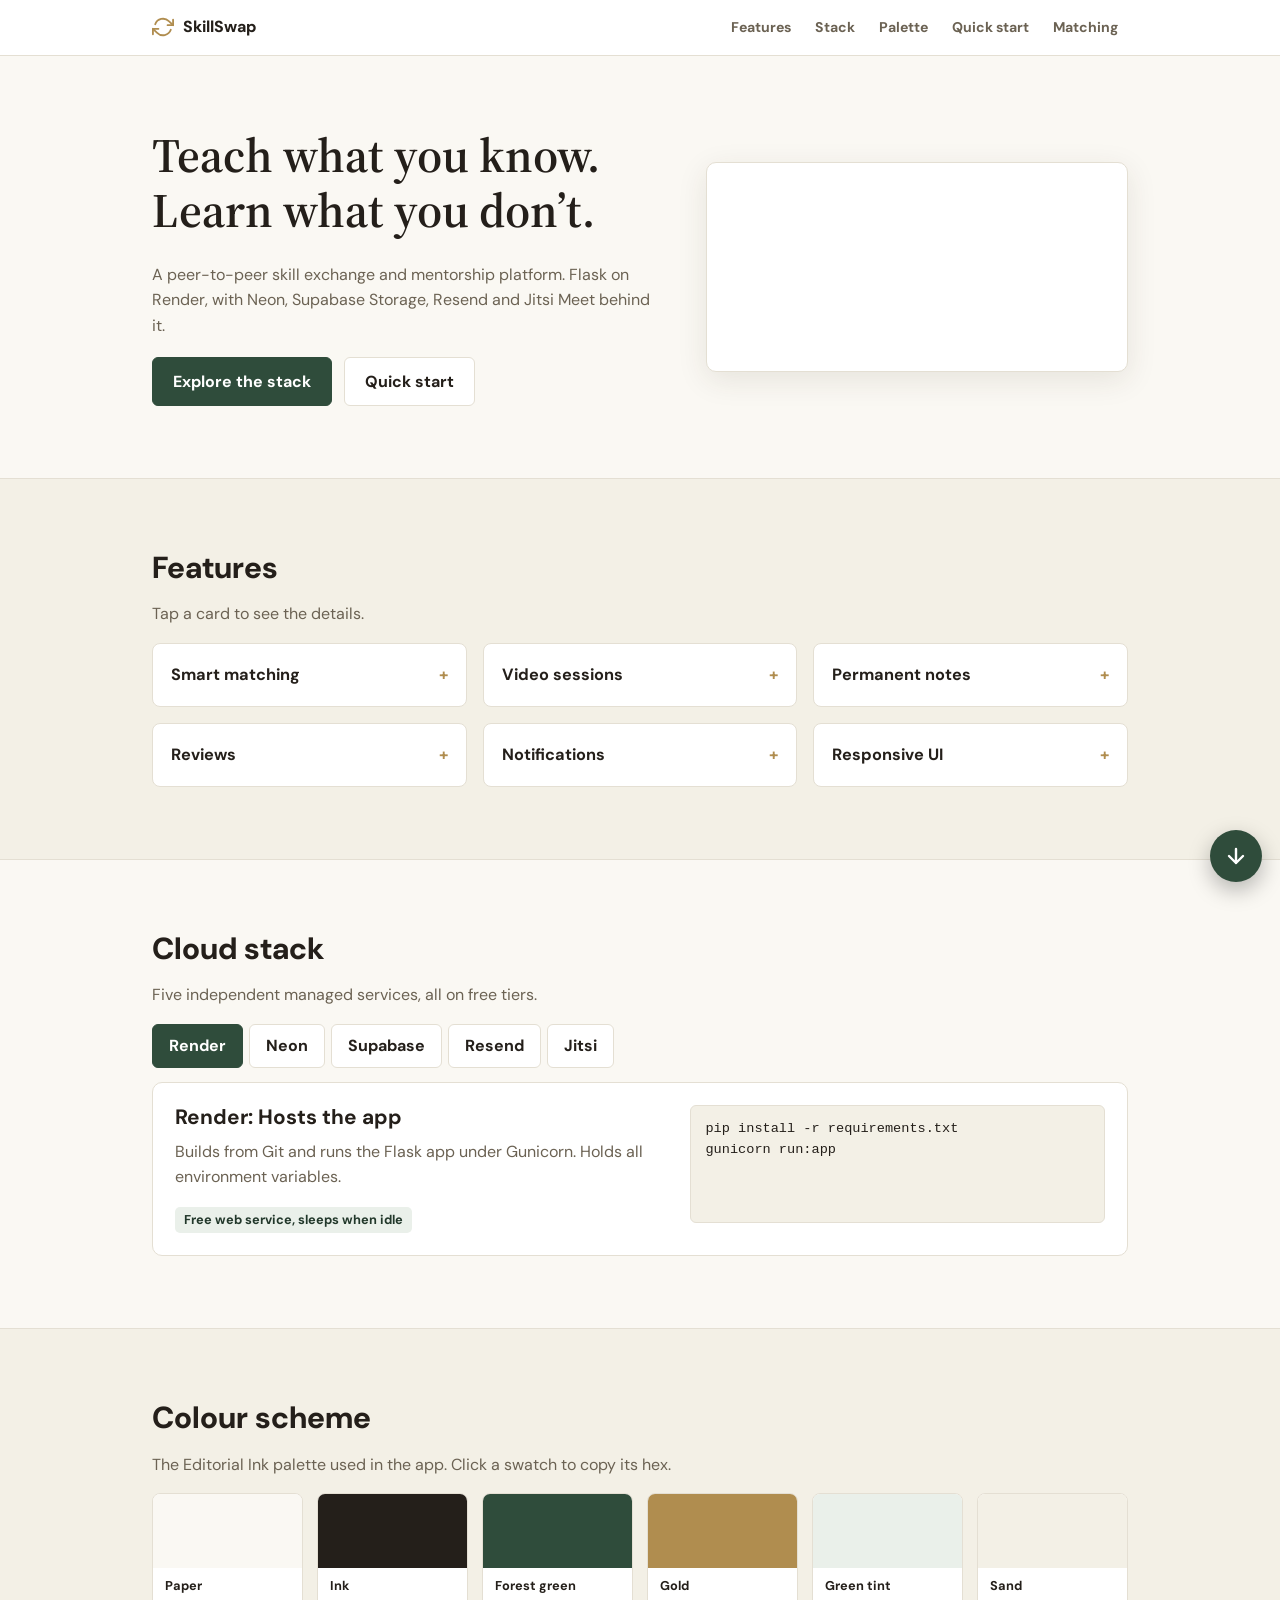
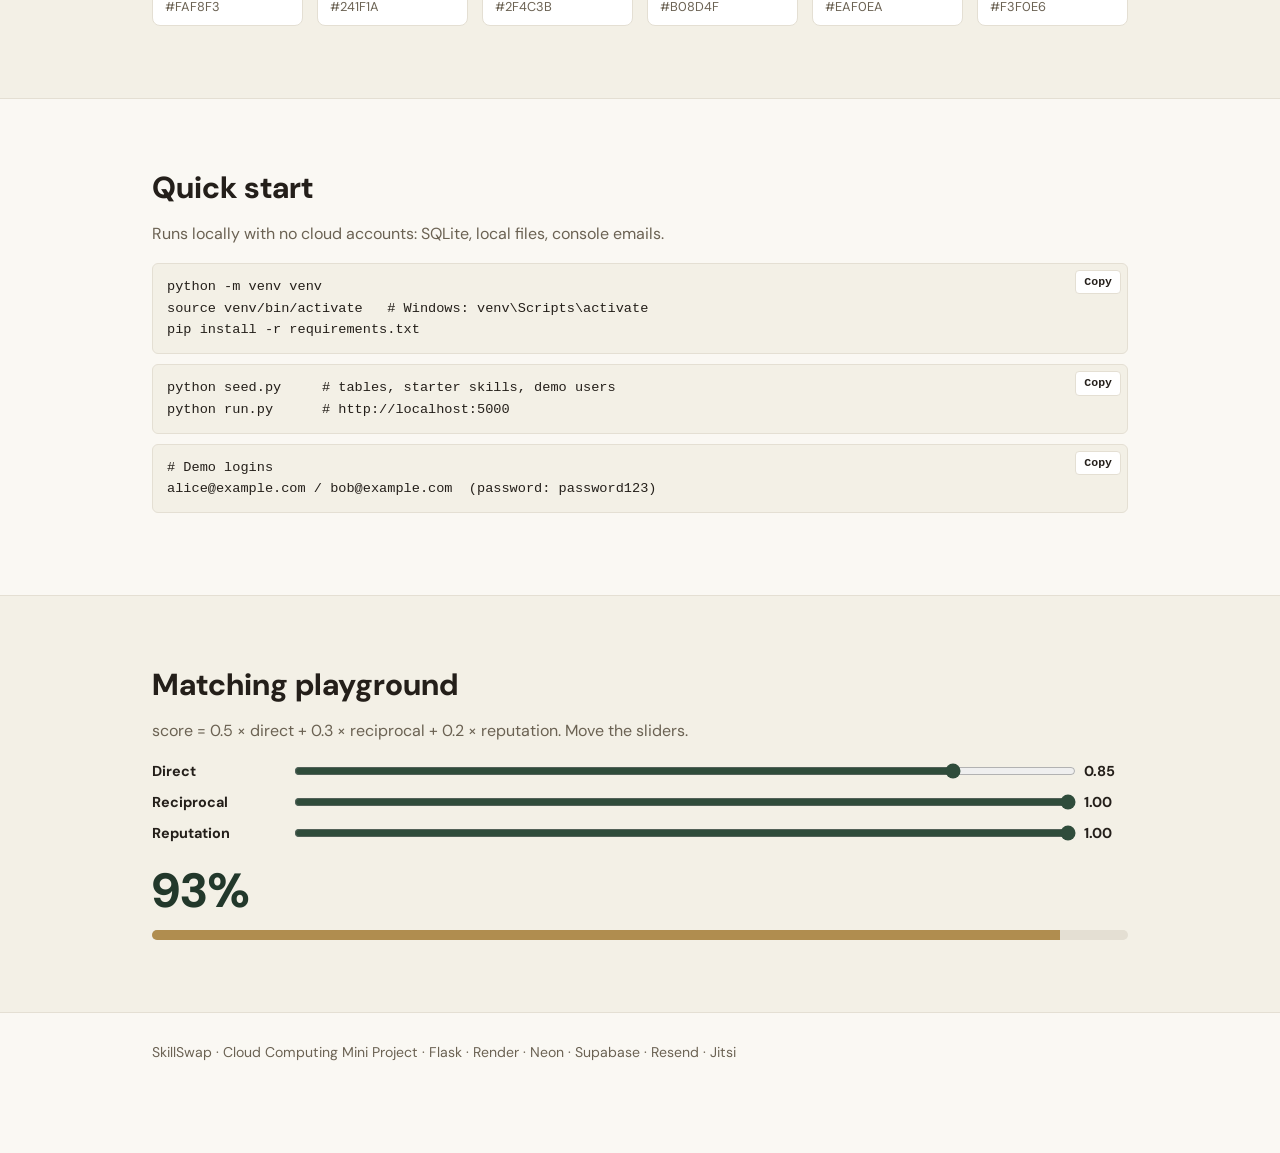
<file: docs/index.html>
<!doctype html>
<html lang="en">
<head>
<meta charset="utf-8">
<meta name="viewport" content="width=device-width, initial-scale=1, viewport-fit=cover">
<title>SkillSwap · Interactive README</title>
<link rel="preconnect" href="https://fonts.googleapis.com">
<link rel="preconnect" href="https://fonts.gstatic.com" crossorigin>
<link href="https://fonts.googleapis.com/css2?family=Source+Serif+4:wght@600&family=DM+Sans:wght@400;500;700;800&display=swap" rel="stylesheet">
<style>
:root{--paper:#FAF8F3;--card:#fff;--ink:#241F1A;--soft:#6B6253;--line:#E4DFD3;--green:#2F4C3B;--gd:#22382B;--tint:#EAF0EA;--gold:#B08D4F;--sand:#F3F0E6;--on:#fff;
box-sizing:border-box;padding-top:env(safe-area-inset-top,0px);padding-bottom:env(safe-area-inset-bottom,0px)}
@media (prefers-color-scheme:dark){:root:not([data-theme="light"]){--paper:#171512;--card:#211E19;--ink:#F2EEE4;--soft:#B4AB98;--line:#3A352C;--green:#6FA284;--gd:#8CBBA0;--tint:#22302A;--gold:#C9A669;--sand:#1E1B16;--on:#10201A}}
:root[data-theme="dark"]{--paper:#171512;--card:#211E19;--ink:#F2EEE4;--soft:#B4AB98;--line:#3A352C;--green:#6FA284;--gd:#8CBBA0;--tint:#22302A;--gold:#C9A669;--sand:#1E1B16;--on:#10201A}
*{box-sizing:border-box}html{scroll-behavior:smooth;scroll-padding-top:72px}
body{margin:0;background:var(--paper);color:var(--ink);font:16px/1.6 "DM Sans",system-ui,sans-serif}
h1,h2,h3{margin:0 0 .5em;line-height:1.15}h2{font-size:1.9rem;font-weight:800}
.serif{font-family:"Source Serif 4",Georgia,serif;font-weight:600}
.wrap{max-width:1040px;margin:0 auto;padding:0 clamp(18px,4vw,32px)}
section{padding:clamp(40px,7vw,72px) 0}.alt{background:var(--sand);border-block:1px solid var(--line)}
p{margin:0 0 1em;color:var(--soft);max-width:62ch}
#bar{position:fixed;top:0;left:0;height:3px;width:0;background:var(--gold);z-index:30}
header{position:sticky;top:0;z-index:20;background:var(--card);border-bottom:1px solid var(--line)}
header .wrap{display:flex;align-items:center;justify-content:space-between;gap:12px;padding-block:10px;flex-wrap:wrap}
.brand{display:flex;align-items:center;gap:9px;font-weight:800}.brand svg{width:22px;height:22px;color:var(--gold)}
nav{display:flex;gap:4px;flex-wrap:wrap}
button{font:inherit;cursor:pointer;color:inherit}
.nb{background:none;border:0;padding:6px 10px;border-radius:5px;font-weight:700;font-size:.88rem;color:var(--soft)}
.nb:hover,.nb.on{background:var(--tint);color:var(--gd)}
.btn{background:var(--green);color:var(--on);border:1.5px solid var(--green);padding:11px 20px;border-radius:6px;font-weight:700;transition:transform .15s,box-shadow .15s}
.btn.o{background:var(--card);color:var(--ink);border-color:var(--line)}
.btn:hover{transform:translateY(-2px);box-shadow:0 6px 16px rgba(60,50,30,.18)}
.hero{display:grid;grid-template-columns:1.2fr 1fr;gap:clamp(20px,4vw,48px);align-items:center}
h1{font-size:clamp(1.9rem,4.4vw,3rem)}.cta{display:flex;gap:12px;flex-wrap:wrap;margin-top:18px}
.panel{position:relative;height:210px;background:var(--card);border:1px solid var(--line);border-radius:10px;box-shadow:0 8px 30px rgba(60,50,30,.1);overflow:hidden}
.pair{position:absolute;inset:0;display:flex;align-items:center;justify-content:center;gap:14px;opacity:0;animation:cyc 9.6s infinite;padding:0 10px}
.pair:nth-child(2){animation-delay:2.4s}.pair:nth-child(3){animation-delay:4.8s}.pair:nth-child(4){animation-delay:7.2s}
.chip{background:var(--sand);padding:9px 14px;border-radius:6px;font-weight:700;white-space:nowrap}
.pair svg{width:24px;color:var(--gold);animation:spin 4.8s linear infinite}
@keyframes cyc{0%{opacity:0;transform:translateY(8px)}4%,21%{opacity:1;transform:none}25%,100%{opacity:0;transform:translateY(-8px)}}
@keyframes spin{to{transform:rotate(360deg)}}
.grid{display:grid;gap:16px;grid-template-columns:repeat(auto-fit,minmax(250px,1fr))}
.card{background:var(--card);border:1px solid var(--line);border-radius:8px;padding:18px;text-align:left;width:100%;transition:transform .15s,box-shadow .15s}
.card:hover{transform:translateY(-3px);box-shadow:0 8px 22px rgba(60,50,30,.12)}
.card b{display:flex;justify-content:space-between;align-items:center;font-size:1.02rem}
.card i{font-style:normal;color:var(--gold);transition:transform .2s}.card[aria-expanded=true] i{transform:rotate(45deg)}
.card span{display:none;margin-top:8px;color:var(--soft);font-size:.92rem}.card[aria-expanded=true] span{display:block}
.tabs{display:flex;gap:6px;flex-wrap:wrap;margin-bottom:14px}
.tab{background:var(--card);border:1.5px solid var(--line);padding:8px 16px;border-radius:6px;font-weight:700}
.tab.on{background:var(--green);color:var(--on);border-color:var(--green)}
.det{background:var(--card);border:1px solid var(--line);border-radius:10px;padding:22px;display:grid;gap:18px;grid-template-columns:1.2fr 1fr}
.det h3{font-size:1.3rem}.tag{display:inline-block;background:var(--tint);color:var(--gd);font-weight:700;font-size:.8rem;padding:3px 9px;border-radius:5px}
code,pre{font-family:Consolas,monospace;font-size:.85rem}
pre{background:var(--sand);border:1px solid var(--line);border-radius:6px;padding:12px 14px;margin:0 0 10px;overflow-x:auto;position:relative;color:var(--ink)}
.cp{position:absolute;top:6px;right:6px;background:var(--card);border:1px solid var(--line);border-radius:4px;font-size:.72rem;font-weight:700;padding:2px 8px}
.sw{display:grid;gap:14px;grid-template-columns:repeat(auto-fit,minmax(140px,1fr))}
.sw button{border:1px solid var(--line);border-radius:8px;background:var(--card);padding:0;overflow:hidden;text-align:left;transition:transform .15s}
.sw button:hover{transform:translateY(-4px) rotate(-1deg)}
.sw u{display:block;height:74px;text-decoration:none}.sw span{display:block;padding:8px 12px;font-size:.8rem;color:var(--soft)}.sw b{display:block;color:var(--ink)}
.lab{display:grid;grid-template-columns:130px 1fr 44px;gap:10px;align-items:center;margin-bottom:8px;font-weight:700;font-size:.9rem}
input[type=range]{accent-color:var(--green);width:100%}
.score{font-size:3rem;font-weight:800;color:var(--gd)}.meter{height:10px;background:var(--line);border-radius:5px;overflow:hidden}
.meter i{display:block;height:100%;width:0;background:var(--gold);transition:width .3s}
#fab{position:fixed;right:max(18px,env(safe-area-inset-right));bottom:max(18px,env(safe-area-inset-bottom));width:52px;height:52px;border-radius:50%;border:0;background:var(--green);color:var(--on);box-shadow:0 8px 22px rgba(0,0,0,.28);z-index:25;display:grid;place-items:center;transition:transform .2s}
#fab:hover{transform:scale(1.08)}#fab svg{width:24px;animation:bob 1.6s ease-in-out infinite;transition:rotate .3s}#fab.up svg{rotate:180deg}
@keyframes bob{50%{translate:0 5px}}
.rv{opacity:0;transform:translateY(18px);transition:opacity .6s,transform .6s}.rv.in{opacity:1;transform:none}
#toast{position:fixed;left:50%;bottom:28px;transform:translate(-50%,20px);background:var(--ink);color:var(--paper);padding:9px 16px;border-radius:6px;font-weight:700;font-size:.88rem;opacity:0;transition:.25s;z-index:40;pointer-events:none}#toast.s{opacity:1;transform:translate(-50%,0)}
footer{padding:28px 0 90px;color:var(--soft);font-size:.88rem}
@media(max-width:760px){.hero,.det{grid-template-columns:1fr}.lab{grid-template-columns:100px 1fr 40px}}
@media(prefers-reduced-motion:reduce){*{animation:none!important;transition:none!important;scroll-behavior:auto}.pair{opacity:0}.pair:first-child{opacity:1}.rv{opacity:1;transform:none}}
</style>
</head>
<body>
<div id="bar"></div>
<header><div class="wrap">
  <div class="brand"><svg viewBox="0 0 24 24" fill="none" stroke="currentColor" stroke-width="2" stroke-linecap="round" stroke-linejoin="round"><polyline points="23 4 23 10 17 10"/><polyline points="1 20 1 14 7 14"/><path d="M3.51 9a9 9 0 0 1 14.85-3.36L23 10M1 14l4.64 4.36A9 9 0 0 0 20.49 15"/></svg>SkillSwap</div>
  <nav id="nav"></nav>
</div></header>

<section id="top"><div class="wrap hero">
  <div>
    <h1 class="serif">Teach what you know.<br>Learn what you don’t.</h1>
    <p>A peer-to-peer skill exchange and mentorship platform. Flask on Render, with Neon, Supabase Storage, Resend and Jitsi Meet behind it.</p>
    <div class="cta"><button class="btn" data-go="stack">Explore the stack</button><button class="btn o" data-go="start">Quick start</button></div>
  </div>
  <div class="panel" aria-hidden="true" id="panel"></div>
</div></section>

<section id="features" class="alt"><div class="wrap">
  <h2 class="rv">Features</h2><p class="rv">Tap a card to see the details.</p>
  <div class="grid rv" id="feat"></div>
</div></section>

<section id="stack"><div class="wrap">
  <h2 class="rv">Cloud stack</h2><p class="rv">Five independent managed services, all on free tiers.</p>
  <div class="tabs rv" id="tabs"></div><div class="det rv" id="det"></div>
</div></section>

<section id="palette" class="alt"><div class="wrap">
  <h2 class="rv">Colour scheme</h2><p class="rv">The Editorial Ink palette used in the app. Click a swatch to copy its hex.</p>
  <div class="sw rv" id="sw"></div>
</div></section>

<section id="start"><div class="wrap">
  <h2 class="rv">Quick start</h2><p class="rv">Runs locally with no cloud accounts: SQLite, local files, console emails.</p>
  <div class="rv" id="code"></div>
</div></section>

<section id="match" class="alt"><div class="wrap">
  <h2 class="rv">Matching playground</h2><p class="rv">score = 0.5 × direct + 0.3 × reciprocal + 0.2 × reputation. Move the sliders.</p>
  <div class="rv">
    <div class="lab">Direct<input type="range" id="d" min="0" max="100" value="85"><span></span></div>
    <div class="lab">Reciprocal<input type="range" id="r" min="0" max="100" value="100"><span></span></div>
    <div class="lab">Reputation<input type="range" id="p" min="0" max="100" value="100"><span></span></div>
    <div class="score" id="sc">92%</div><div class="meter"><i id="mt"></i></div>
  </div>
</div></section>

<footer><div class="wrap">SkillSwap · Cloud Computing Mini Project · Flask · Render · Neon · Supabase · Resend · Jitsi</div></footer>

<button id="fab" aria-label="Scroll to next section"><svg viewBox="0 0 24 24" fill="none" stroke="currentColor" stroke-width="2.4" stroke-linecap="round" stroke-linejoin="round"><path d="M12 5v14M5 12l7 7 7-7"/></svg></button>
<div id="toast"></div>

<script>
const $=s=>document.querySelector(s),$$=s=>[...document.querySelectorAll(s)];
const swap='<svg viewBox="0 0 24 24" fill="none" stroke="currentColor" stroke-width="2" stroke-linecap="round" stroke-linejoin="round"><polyline points="23 4 23 10 17 10"/><polyline points="1 20 1 14 7 14"/><path d="M3.51 9a9 9 0 0 1 14.85-3.36L23 10M1 14l4.64 4.36A9 9 0 0 0 20.49 15"/></svg>';
const toast=m=>{const t=$('#toast');t.textContent=m;t.classList.add('s');clearTimeout(t.h);t.h=setTimeout(()=>t.classList.remove('s'),1600)};
const copy=async v=>{try{await navigator.clipboard.writeText(v)}catch(e){const a=document.createElement('textarea');a.value=v;document.body.append(a);a.select();try{document.execCommand('copy')}catch(_){}a.remove()}toast('Copied '+(v.length>24?'to clipboard':v))};

/* nav + hero panel */
const secs=['features','stack','palette','start','match'],names=['Features','Stack','Palette','Quick start','Matching'];
$('#nav').innerHTML=secs.map((s,i)=>`<button class="nb" data-go="${s}">${names[i]}</button>`).join('');
$('#panel').innerHTML=[['Python','Spanish'],['Guitar','Excel'],['Photography','French'],['UI/UX Design','Public Speaking']].map(p=>`<div class="pair"><span class="chip">${p[0]}</span>${swap}<span class="chip">${p[1]}</span></div>`).join('');
document.addEventListener('click',e=>{const g=e.target.closest('[data-go]');if(g)document.getElementById(g.dataset.go).scrollIntoView({behavior:'smooth'})});

/* features */
const F=[['Smart matching','Every user gets a 0–100% score from skill overlap, reciprocity and ratings, so partial matches appear too.'],['Video sessions','An auto-generated Jitsi room, a pasted Zoom or Google Meet link, or in person. No double booking within 60 minutes.'],['Permanent notes','Upload PDFs or docs, or attach a recording link. Both people keep them on the session card.'],['Reviews','1–5 stars after a completed session, once per person. Ratings feed the match score.'],['Notifications','An in-app bell that polls every 10 seconds, plus an email when a session is scheduled.'],['Responsive UI','Sidebar app on desktop, compact top bar on tablet, single column on phones.']];
$('#feat').innerHTML=F.map(f=>`<button class="card" aria-expanded="false"><b>${f[0]}<i>+</i></b><span>${f[1]}</span></button>`).join('');
$$('.card').forEach(c=>c.onclick=()=>c.setAttribute('aria-expanded',c.getAttribute('aria-expanded')!=='true'));

/* stack tabs */
const S={Render:['Hosts the app','Builds from Git and runs the Flask app under Gunicorn. Holds all environment variables.','pip install -r requirements.txt\ngunicorn run:app','Free web service, sleeps when idle'],
Neon:['PostgreSQL database','Serverless Postgres for users, skills, requests, sessions, reviews and notifications.','DATABASE_URL=postgresql://…/neondb?sslmode=require','About 0.5 GB, auto-suspends'],
Supabase:['File storage','A public bucket for profile pictures and session notes, uploaded over the storage REST API.','SUPABASE_URL\nSUPABASE_SERVICE_ROLE_KEY\nSUPABASE_BUCKET','About 1 GB of files'],
Resend:['Email API','Sends the session notification email. Needs a verified domain to reach other users.','RESEND_API_KEY\nRESEND_FROM_EMAIL','100 per day, 3,000 per month'],
Jitsi:['Video rooms','Each session gets a unique meet.jit.si room, with no account or API key.','JITSI_DOMAIN=meet.jit.si  # optional','Free public service']};
$('#tabs').innerHTML=Object.keys(S).map(k=>`<button class="tab" data-k="${k}">${k}</button>`).join('');
const show=k=>{$$('.tab').forEach(t=>t.classList.toggle('on',t.dataset.k===k));const s=S[k];$('#det').innerHTML=`<div><h3>${k}: ${s[0]}</h3><p>${s[1]}</p><span class="tag">${s[3]}</span></div><pre>${s[2]}</pre>`};
$$('.tab').forEach(t=>t.onclick=()=>show(t.dataset.k));show('Render');

/* palette */
const P=[['Paper','#FAF8F3'],['Ink','#241F1A'],['Forest green','#2F4C3B'],['Gold','#B08D4F'],['Green tint','#EAF0EA'],['Sand','#F3F0E6']];
$('#sw').innerHTML=P.map(p=>`<button data-c="${p[1]}"><u style="background:${p[1]}"></u><span><b>${p[0]}</b>${p[1]}</span></button>`).join('');
$$('#sw button').forEach(b=>b.onclick=()=>copy(b.dataset.c));

/* quick start */
const C=['python -m venv venv\nsource venv/bin/activate   # Windows: venv\\Scripts\\activate\npip install -r requirements.txt','python seed.py     # tables, starter skills, demo users\npython run.py      # http://localhost:5000','# Demo logins\nalice@example.com / bob@example.com  (password: password123)'];
$('#code').innerHTML=C.map(c=>`<pre><button class="cp">Copy</button>${c.replace(/</g,'&lt;')}</pre>`).join('');
$$('.cp').forEach(b=>b.onclick=()=>copy(b.parentElement.innerText.replace(/^Copy\s*/,'')));

/* matching */
const calc=()=>{const [d,r,p]=['d','r','p'].map(i=>+$('#'+i).value);['d','r','p'].forEach(i=>$('#'+i).nextElementSibling.textContent=(+$('#'+i).value/100).toFixed(2));const s=Math.round(.5*d+.3*r+.2*p);$('#sc').textContent=s+'%';$('#mt').style.width=s+'%'};
$$('input[type=range]').forEach(i=>i.oninput=calc);calc();

/* reveal, progress, floating arrow */
const io=new IntersectionObserver(es=>es.forEach(e=>e.isIntersecting&&e.target.classList.add('in')),{threshold:.12});$$('.rv').forEach(e=>io.observe(e));
const all=['top',...secs],fab=$('#fab');
const nextIdx=()=>all.findIndex(id=>document.getElementById(id).getBoundingClientRect().top>80);
addEventListener('scroll',()=>{const h=document.documentElement,m=h.scrollHeight-innerHeight;$('#bar').style.width=(scrollY/m*100)+'%';fab.classList.toggle('up',nextIdx()<0);
 const cur=[...secs].reverse().find(id=>document.getElementById(id).getBoundingClientRect().top<140);$$('.nb').forEach(b=>b.classList.toggle('on',b.dataset.go===cur))},{passive:true});
fab.onclick=()=>{const i=nextIdx();(i<0?document.getElementById('top'):document.getElementById(all[i])).scrollIntoView({behavior:'smooth'})};
</script>
</body>
</html>
</file>
